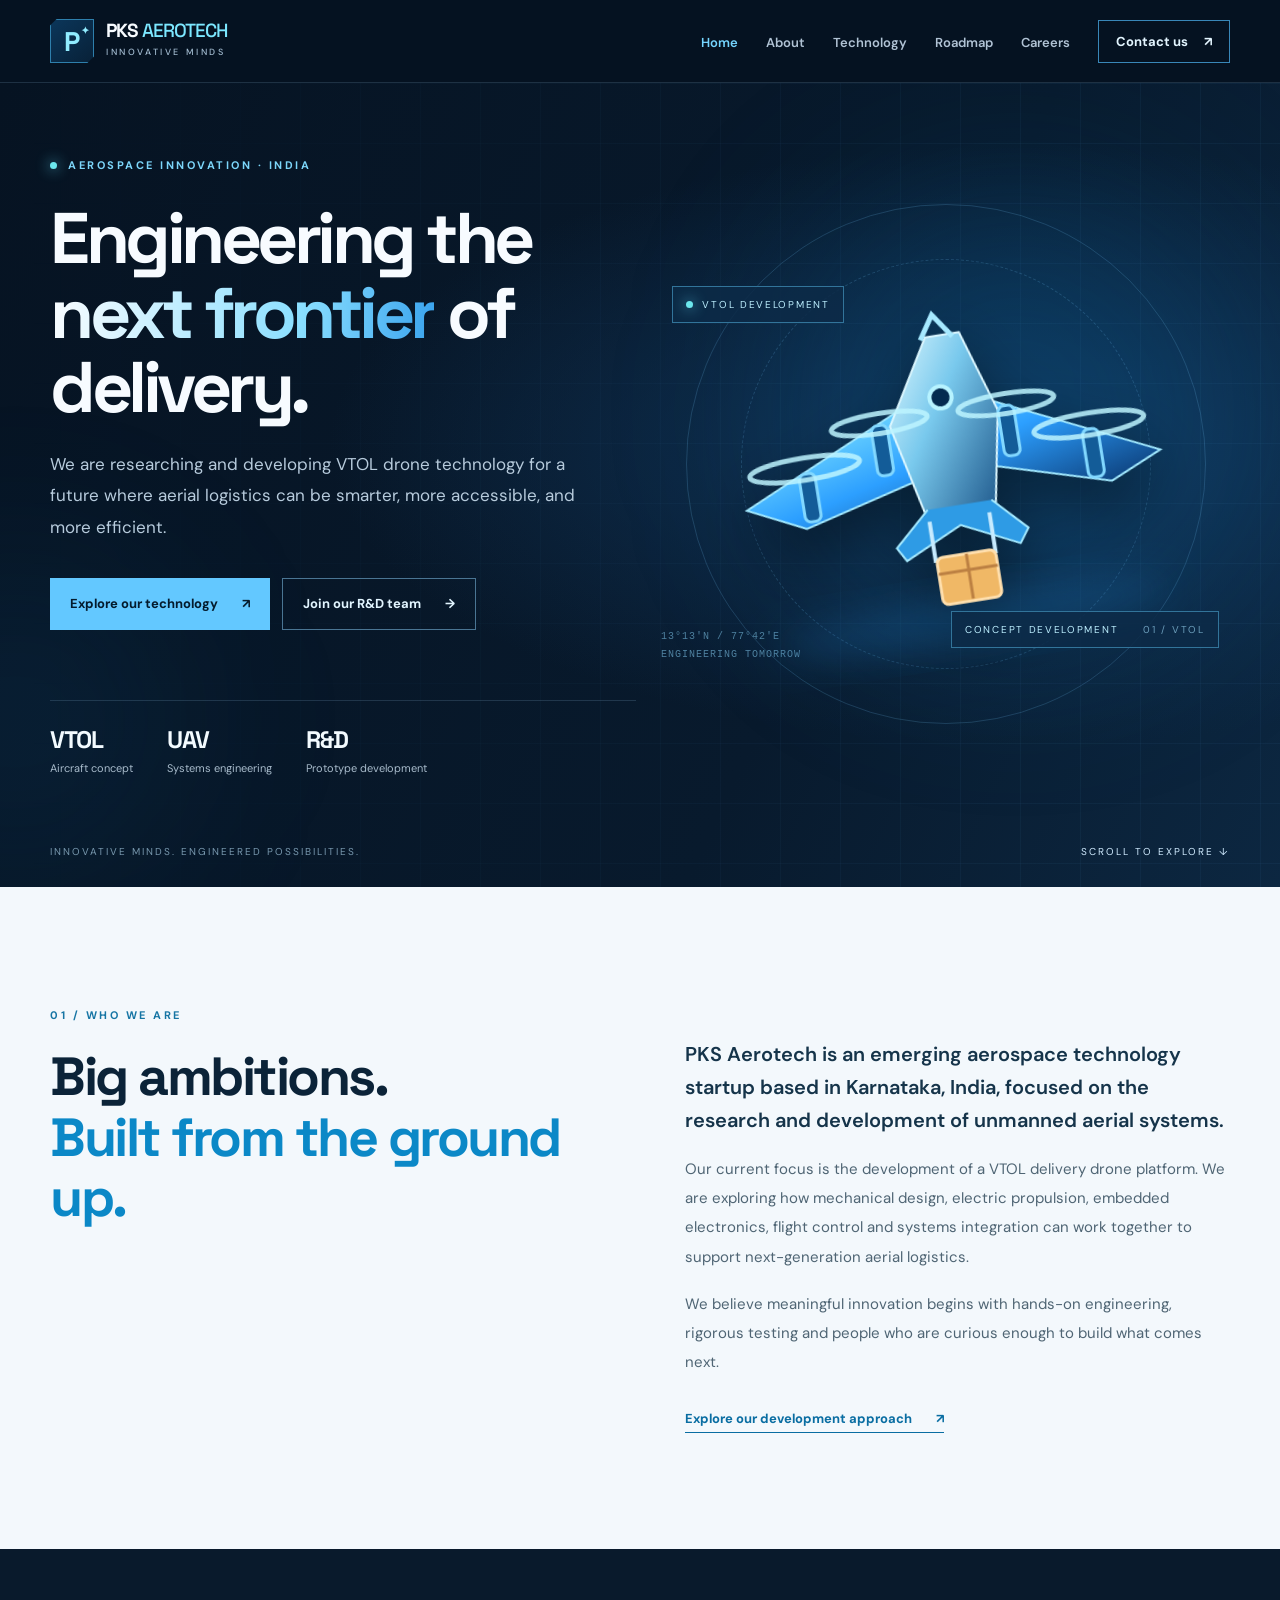
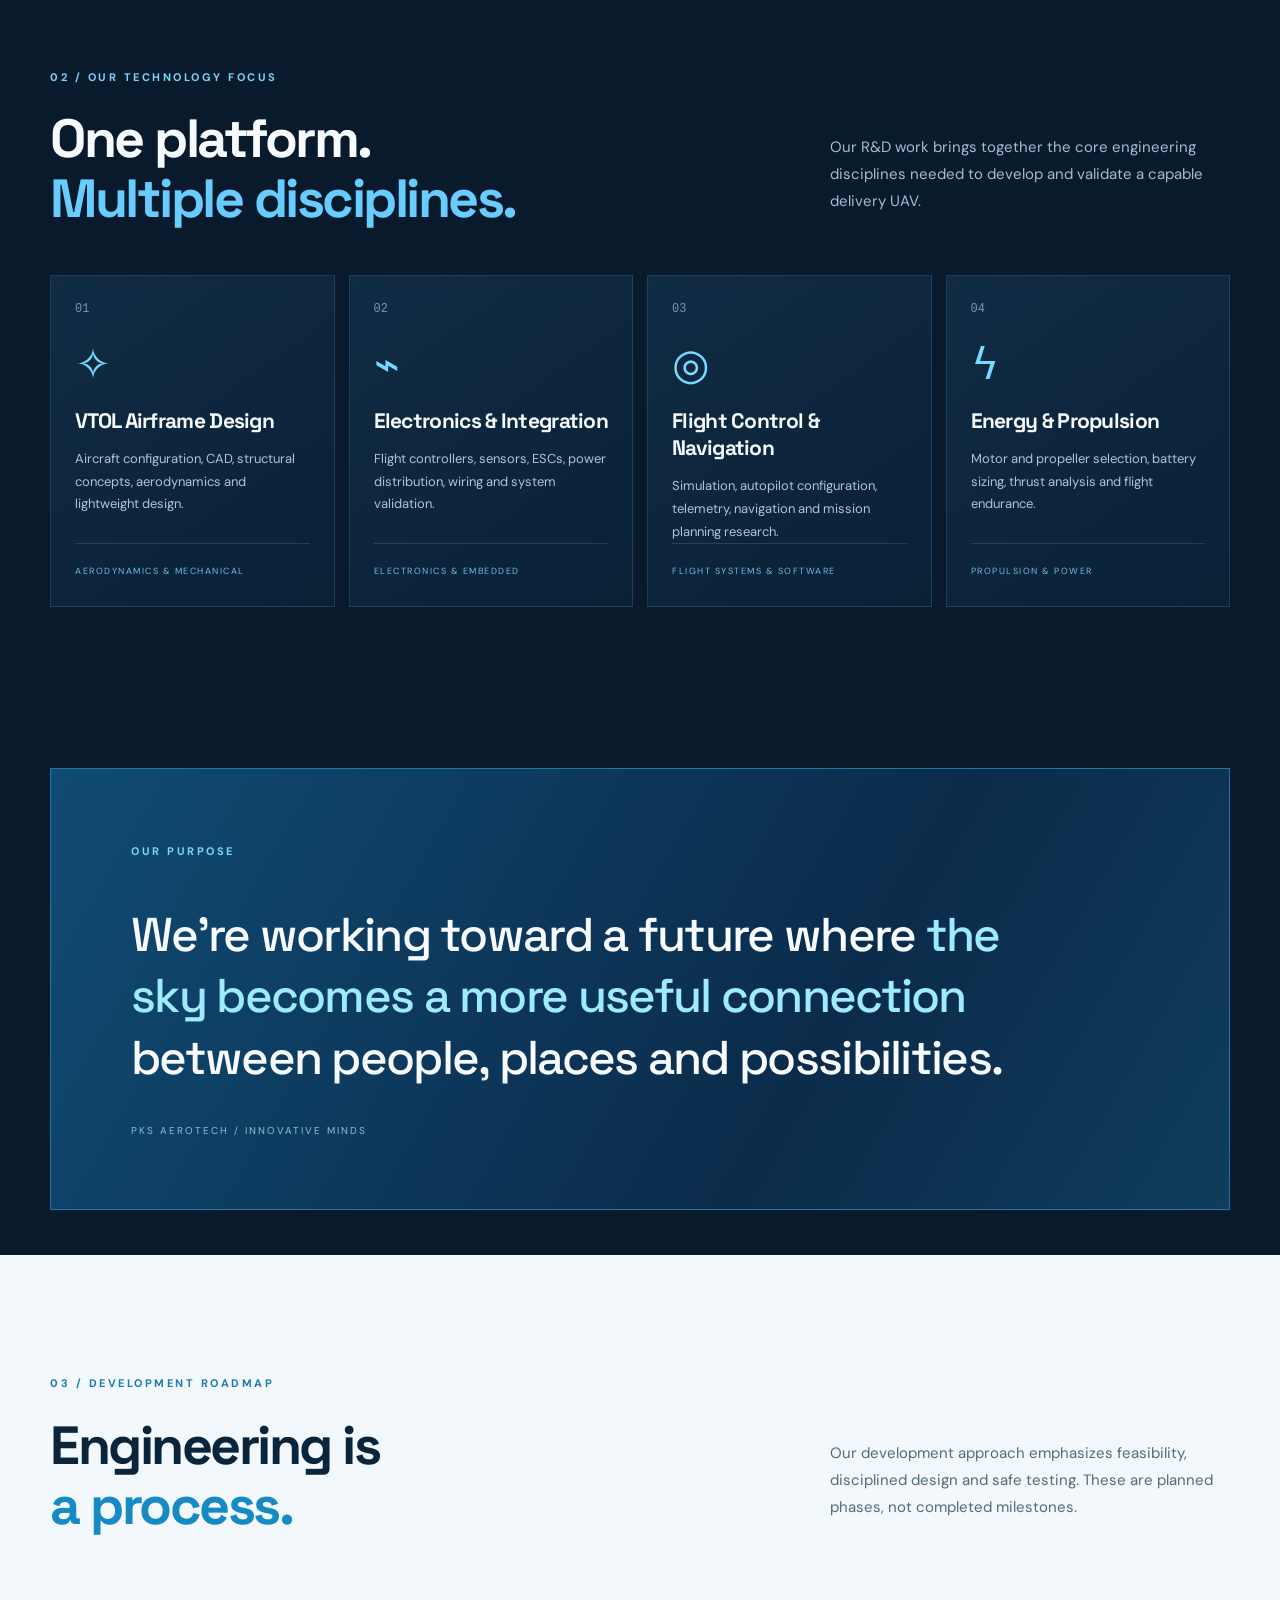
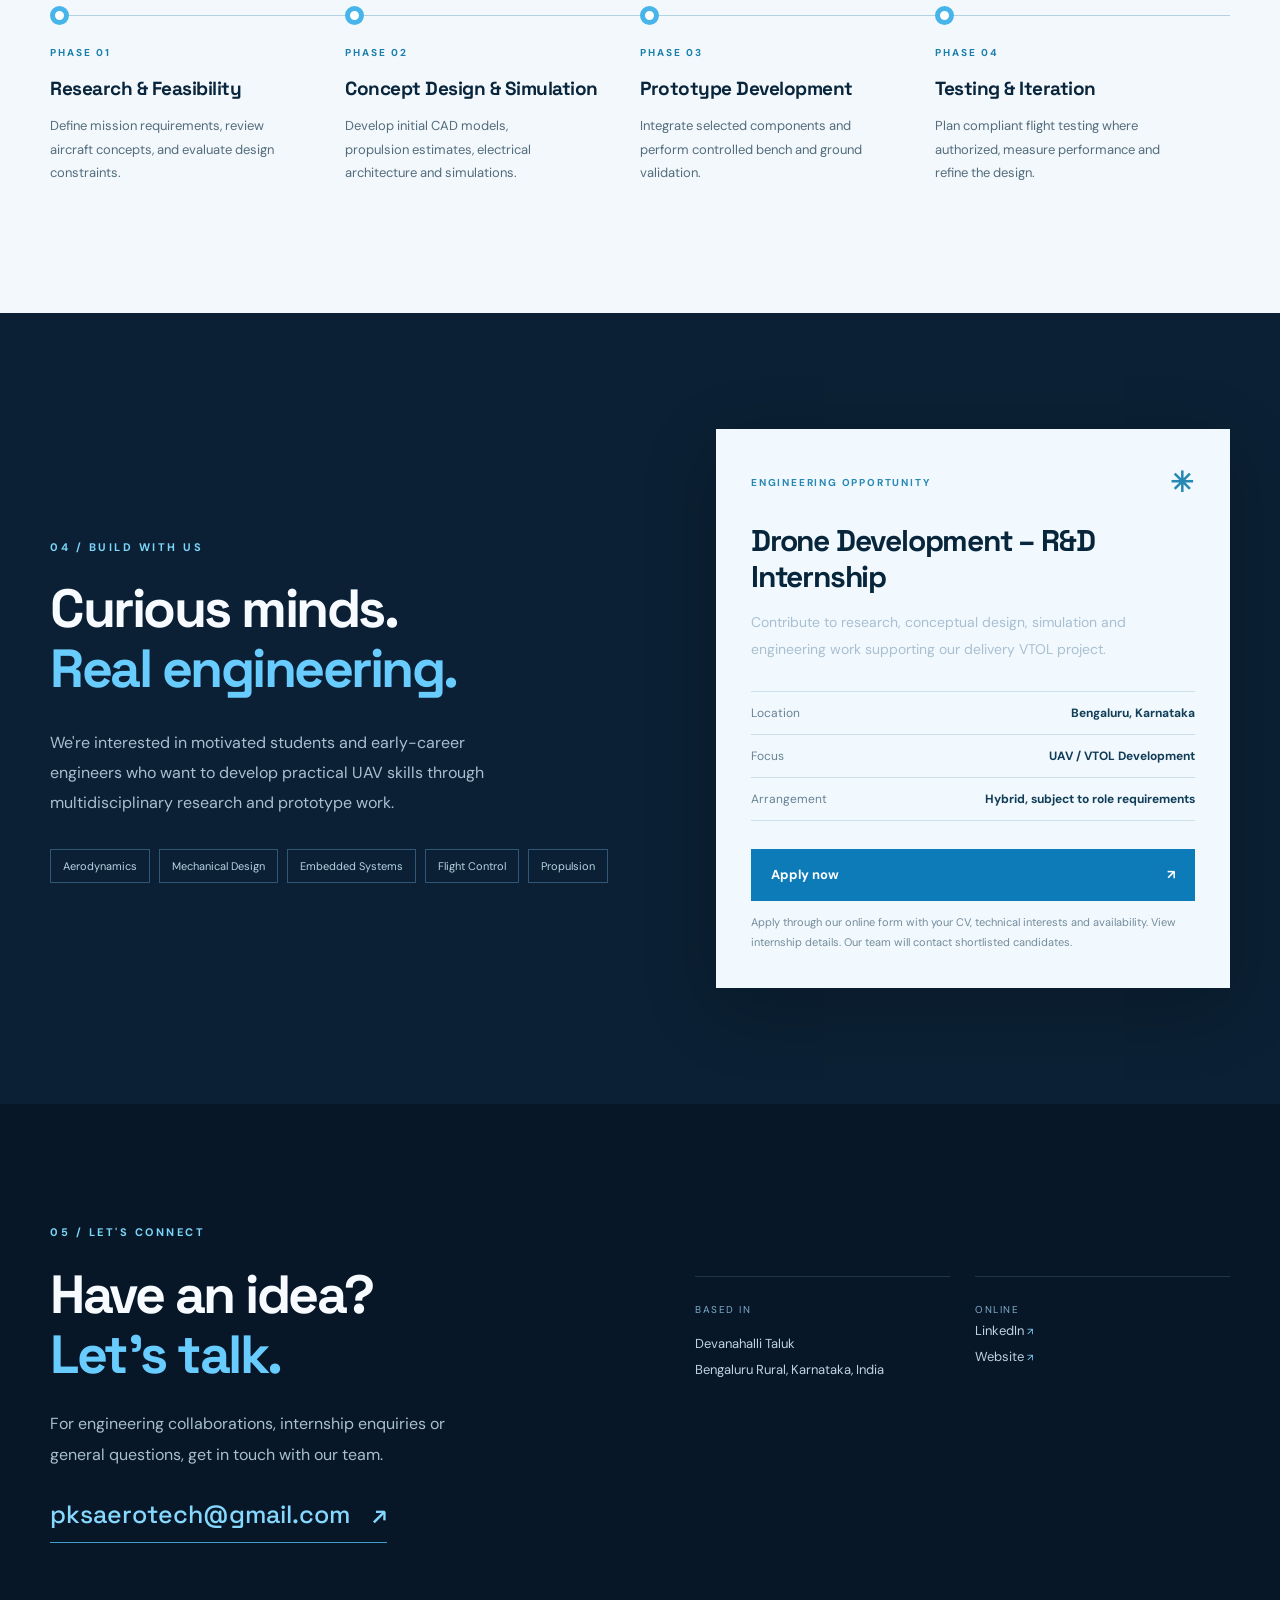
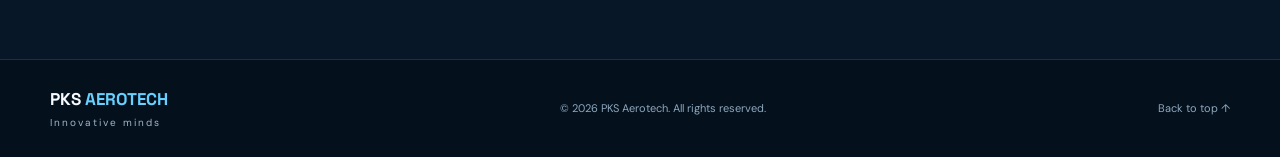
<file: index.html>
<!doctype html>
<html lang="en">
<head>
  <meta charset="utf-8">
  <meta name="viewport" content="width=device-width, initial-scale=1">
  <meta name="theme-color" content="#071426">
  <meta name="description" content="PKS Aerotech is an emerging India-based aerospace startup researching VTOL delivery drones, UAV systems, autonomous flight and aerial logistics technology.">
  <meta name="keywords" content="PKS Aerotech, delivery drones, VTOL, UAV R&D, drone logistics, aerospace engineering, drone internship, Bengaluru">
  <meta name="author" content="PKS Aerotech">
  <meta property="og:type" content="website">
  <meta property="og:title" content="PKS Aerotech | Innovative minds">
  <meta property="og:description" content="Engineering the next generation of VTOL delivery drones. Explore our research, technology focus and engineering opportunities.">
  <meta property="og:image" content="https://pksaerotech.github.io/PKS-Aerotech/images/logo.png">
  <meta property="og:url" content="https://pksaerotech.github.io/PKS-Aerotech/">
  <title>PKS Aerotech | Delivery Drone R&D — Innovative minds</title>
  <link rel="icon" type="image/png" href="images/favicon.png">
  <link rel="preconnect" href="https://fonts.googleapis.com">
  <link rel="preconnect" href="https://fonts.gstatic.com" crossorigin>
  <link href="https://fonts.googleapis.com/css2?family=DM+Sans:wght@400;500;600;700&family=Space+Grotesk:wght@400;500;600;700&display=swap" rel="stylesheet">
  <link rel="stylesheet" href="./style.css?v=20261101">
  <script src="script.js" defer></script>
</head>
<body>
  <a class="skip-link" href="#main">Skip to content</a>
  <header class="site-header" id="top">
    <nav class="nav container" aria-label="Main navigation">
      <a class="brand" href="#home" aria-label="PKS Aerotech home">
        <span class="brand-emblem" aria-hidden="true">P<span>✦</span></span>
        <span class="brand-text">PKS <strong>AEROTECH</strong><small>INNOVATIVE MINDS</small></span>
      </a>
      <button class="nav-toggle" type="button" aria-expanded="false" aria-controls="nav-links" aria-label="Open navigation"><span></span><span></span><span></span></button>
      <ul class="nav-links" id="nav-links">
        <li><a href="#home" class="nav-link active">Home</a></li>
        <li><a href="#about" class="nav-link">About</a></li>
        <li><a href="#technology" class="nav-link">Technology</a></li>
        <li><a href="#roadmap" class="nav-link">Roadmap</a></li>
        <li><a href="careers.html" class="nav-link">Careers</a></li>
        <li><a href="#contact" class="nav-contact">Contact us <span aria-hidden="true">↗</span></a></li>
      </ul>
    </nav>
  </header>

  <main id="main">
    <section class="hero" id="home" aria-labelledby="hero-title">
      <div class="hero-grid" aria-hidden="true"></div>
      <div class="hero-glow glow-one" aria-hidden="true"></div>
      <div class="hero-glow glow-two" aria-hidden="true"></div>
      <div class="container hero-inner">
        <div class="hero-copy">
          <div class="eyebrow"><span class="signal-dot"></span> AEROSPACE INNOVATION · INDIA</div>
          <h1 id="hero-title">Engineering the <em>next frontier</em> of delivery.</h1>
          <p>We are researching and developing VTOL drone technology for a future where aerial logistics can be smarter, more accessible, and more efficient.</p>
          <div class="hero-actions">
            <a class="btn btn-primary" href="#technology">Explore our technology <span aria-hidden="true">↗</span></a>
            <a class="btn btn-outline" href="careers.html">Join our R&D team <span aria-hidden="true">→</span></a>
          </div>
          <div class="hero-stats" aria-label="Technology focus">
            <div><strong>VTOL</strong><span>Aircraft concept</span></div>
            <div><strong>UAV</strong><span>Systems engineering</span></div>
            <div><strong>R&D</strong><span>Prototype development</span></div>
          </div>
        </div>
        <div class="hero-visual" aria-label="Illustration of a conceptual cargo delivery drone">
          <div class="orbit orbit-outer"></div><div class="orbit orbit-inner"></div>
          <div class="visual-caption top-tag"><span class="small-dot"></span> VTOL DEVELOPMENT</div>
          <svg class="drone-illustration" viewBox="0 0 620 420" role="img" aria-labelledby="drone-title">
            <title id="drone-title">Conceptual fixed-wing vertical takeoff and landing cargo drone</title>
            <defs>
              <linearGradient id="wing" x1="0" y1="0" x2="1" y2="1"><stop stop-color="#8beeff"/><stop offset=".5" stop-color="#2c9fff"/><stop offset="1" stop-color="#0b3972"/></linearGradient>
              <linearGradient id="hull" x1="0" y1="0" x2="1" y2="1"><stop stop-color="#e6fbff"/><stop offset=".43" stop-color="#79c9ed"/><stop offset="1" stop-color="#195185"/></linearGradient>
              <filter id="shadow" x="-50%" y="-50%" width="200%" height="200%"><feGaussianBlur stdDeviation="18"/></filter>
            </defs>
            <ellipse cx="315" cy="365" rx="195" ry="23" fill="#1f87dc" opacity=".22" filter="url(#shadow)"/>
            <g transform="translate(0,-20)">
              <path d="M108 245 L273 170 L358 172 L522 249 L470 272 L325 230 L164 272 Z" fill="url(#wing)" stroke="#a2e9ff" stroke-width="2"/>
              <path d="M261 185 L309 103 L343 103 L369 185 L353 275 L282 275 Z" fill="url(#hull)" stroke="#dcf7ff" stroke-width="2"/>
              <path d="M304 105 L319 82 L336 106" stroke="#a6e9ff" stroke-width="5" fill="none"/>
              <path d="M285 272 L249 305 L257 319 L315 292 L371 319 L381 305 L349 272" fill="#2e9be5" stroke="#a4e9ff" stroke-width="2"/>
              <g fill="#135c98" stroke="#82d8ff" stroke-width="3"><rect x="164" y="218" width="16" height="48" rx="6"/><rect x="448" y="218" width="16" height="48" rx="6"/><rect x="242" y="182" width="16" height="50" rx="6"/><rect x="369" y="182" width="16" height="50" rx="6"/></g>
              <g fill="none" stroke="#bdf5ff" stroke-width="5" opacity=".85"><ellipse cx="171" cy="213" rx="55" ry="11"/><ellipse cx="456" cy="213" rx="55" ry="11"/><ellipse cx="251" cy="180" rx="48" ry="10"/><ellipse cx="378" cy="180" rx="48" ry="10"/></g>
              <path d="M285 284 L285 323 L345 323 L345 284" fill="none" stroke="#c7ebff" stroke-width="4"/>
              <rect x="286" y="321" width="59" height="47" rx="6" fill="#f0b866" stroke="#ffdfad" stroke-width="3"/>
              <path d="M316 321 L316 366 M286 337 L345 337" stroke="#bc8042" stroke-width="3"/>
              <circle cx="315" cy="164" r="11" fill="#042b50" stroke="#b7f3ff" stroke-width="4"/>
            </g>
          </svg>
          <div class="visual-caption bottom-tag">CONCEPT DEVELOPMENT <span>01 / VTOL</span></div>
          <div class="visual-coord" aria-hidden="true">13°13′N / 77°42′E<br>ENGINEERING TOMORROW</div>
        </div>
      </div>
      <div class="hero-bottom container"><span>INNOVATIVE MINDS. ENGINEERED POSSIBILITIES.</span><a href="#about">SCROLL TO EXPLORE <span aria-hidden="true">↓</span></a></div>
    </section>

    <section class="section about" id="about">
      <div class="container split-layout">
        <div><span class="section-label">01 / WHO WE ARE</span><h2>Big ambitions.<br><span class="accent">Built from the ground up.</span></h2></div>
        <div class="about-copy"><p class="lead">PKS Aerotech is an emerging aerospace technology startup based in Karnataka, India, focused on the research and development of unmanned aerial systems.</p><p>Our current focus is the development of a VTOL delivery drone platform. We are exploring how mechanical design, electric propulsion, embedded electronics, flight control and systems integration can work together to support next-generation aerial logistics.</p><p>We believe meaningful innovation begins with hands-on engineering, rigorous testing and people who are curious enough to build what comes next.</p><a class="text-link" href="#roadmap">Explore our development approach <span aria-hidden="true">↗</span></a></div>
      </div>
    </section>

    <section class="section technology" id="technology">
      <div class="container"><span class="section-label">02 / OUR TECHNOLOGY FOCUS</span><div class="section-heading"><h2>One platform.<br><span class="accent">Multiple disciplines.</span></h2><p>Our R&D work brings together the core engineering disciplines needed to develop and validate a capable delivery UAV.</p></div>
        <div class="tech-grid">
          <article class="tech-card"><span class="card-num">01</span><div class="card-icon" aria-hidden="true">✧</div><h3>VTOL Airframe Design</h3><p>Aircraft configuration, CAD, structural concepts, aerodynamics and lightweight design.</p><span class="card-footer">AERODYNAMICS & MECHANICAL</span></article>
          <article class="tech-card"><span class="card-num">02</span><div class="card-icon" aria-hidden="true">⌁</div><h3>Electronics & Integration</h3><p>Flight controllers, sensors, ESCs, power distribution, wiring and system validation.</p><span class="card-footer">ELECTRONICS & EMBEDDED</span></article>
          <article class="tech-card"><span class="card-num">03</span><div class="card-icon" aria-hidden="true">◎</div><h3>Flight Control & Navigation</h3><p>Simulation, autopilot configuration, telemetry, navigation and mission planning research.</p><span class="card-footer">FLIGHT SYSTEMS & SOFTWARE</span></article>
          <article class="tech-card"><span class="card-num">04</span><div class="card-icon" aria-hidden="true">ϟ</div><h3>Energy & Propulsion</h3><p>Motor and propeller selection, battery sizing, thrust analysis and flight endurance.</p><span class="card-footer">PROPULSION & POWER</span></article>
        </div>
      </div>
    </section>

    <section class="section mission-section"><div class="container mission-panel"><span class="section-label">OUR PURPOSE</span><p>We're working toward a future where <em>the sky becomes a more useful connection</em> between people, places and possibilities.</p><span class="mission-signature">PKS AEROTECH / INNOVATIVE MINDS</span></div></section>

    <section class="section roadmap" id="roadmap"><div class="container"><span class="section-label">03 / DEVELOPMENT ROADMAP</span><div class="section-heading"><h2>Engineering is<br><span class="accent">a process.</span></h2><p>Our development approach emphasizes feasibility, disciplined design and safe testing. These are planned phases, not completed milestones.</p></div><div class="timeline"><article><span class="timeline-dot"></span><span class="timeline-step">PHASE 01</span><h3>Research & Feasibility</h3><p>Define mission requirements, review aircraft concepts, and evaluate design constraints.</p></article><article><span class="timeline-dot"></span><span class="timeline-step">PHASE 02</span><h3>Concept Design & Simulation</h3><p>Develop initial CAD models, propulsion estimates, electrical architecture and simulations.</p></article><article><span class="timeline-dot"></span><span class="timeline-step">PHASE 03</span><h3>Prototype Development</h3><p>Integrate selected components and perform controlled bench and ground validation.</p></article><article><span class="timeline-dot"></span><span class="timeline-step">PHASE 04</span><h3>Testing & Iteration</h3><p>Plan compliant flight testing where authorized, measure performance and refine the design.</p></article></div></div></section>

    <section class="section careers" id="careers"><div class="container careers-layout"><div><span class="section-label">04 / BUILD WITH US</span><h2>Curious minds.<br><span class="accent">Real engineering.</span></h2><p>We're interested in motivated students and early-career engineers who want to develop practical UAV skills through multidisciplinary research and prototype work.</p><div class="career-tags"><span>Aerodynamics</span><span>Mechanical Design</span><span>Embedded Systems</span><span>Flight Control</span><span>Propulsion</span></div></div><div class="career-card"><div class="career-card-top"><span>ENGINEERING OPPORTUNITY</span><span class="career-spark" aria-hidden="true">✳</span></div><h3>Drone Development – R&D Internship</h3><p>Contribute to research, conceptual design, simulation and engineering work supporting our delivery VTOL project.</p><dl><div><dt>Location</dt><dd>Bengaluru, Karnataka</dd></div><div><dt>Focus</dt><dd>UAV / VTOL Development</dd></div><div><dt>Arrangement</dt><dd>Hybrid, subject to role requirements</dd></div></dl><a class="btn btn-primary full-width" href="apply.html">Apply now <span aria-hidden="true">↗</span></a><p class="career-note">Apply through our online form with your CV, technical interests and availability. <a href="careers.html">View internship details</a>. Our team will contact shortlisted candidates.</p></div></div></section>

    <section class="section contact" id="contact"><div class="container contact-layout"><div><span class="section-label">05 / LET'S CONNECT</span><h2>Have an idea?<br><span class="accent">Let's talk.</span></h2><p>For engineering collaborations, internship enquiries or general questions, get in touch with our team.</p><a class="contact-email" href="mailto:pksaerotech@gmail.com">pksaerotech@gmail.com <span aria-hidden="true">↗</span></a></div><div class="contact-details"><div><span>BASED IN</span><p>Devanahalli Taluk<br>Bengaluru Rural, Karnataka, India</p></div><div><span>ONLINE</span><a href="https://www.linkedin.com/in/pks-aerotech-0518b4420/" target="_blank" rel="noopener noreferrer">LinkedIn <span aria-hidden="true">↗</span></a><a href="https://pksaerotech.github.io/PKS-Aerotech/" target="_blank" rel="noopener noreferrer">Website <span aria-hidden="true">↗</span></a></div></div></div></section>
  </main>
  <footer class="footer"><div class="container footer-content"><div class="footer-brand">PKS <span>AEROTECH</span><small>Innovative minds</small></div><p>© <span id="year">2026</span> PKS Aerotech. All rights reserved.</p><a href="#top">Back to top ↑</a></div></footer>
</body>
</html>
</file>
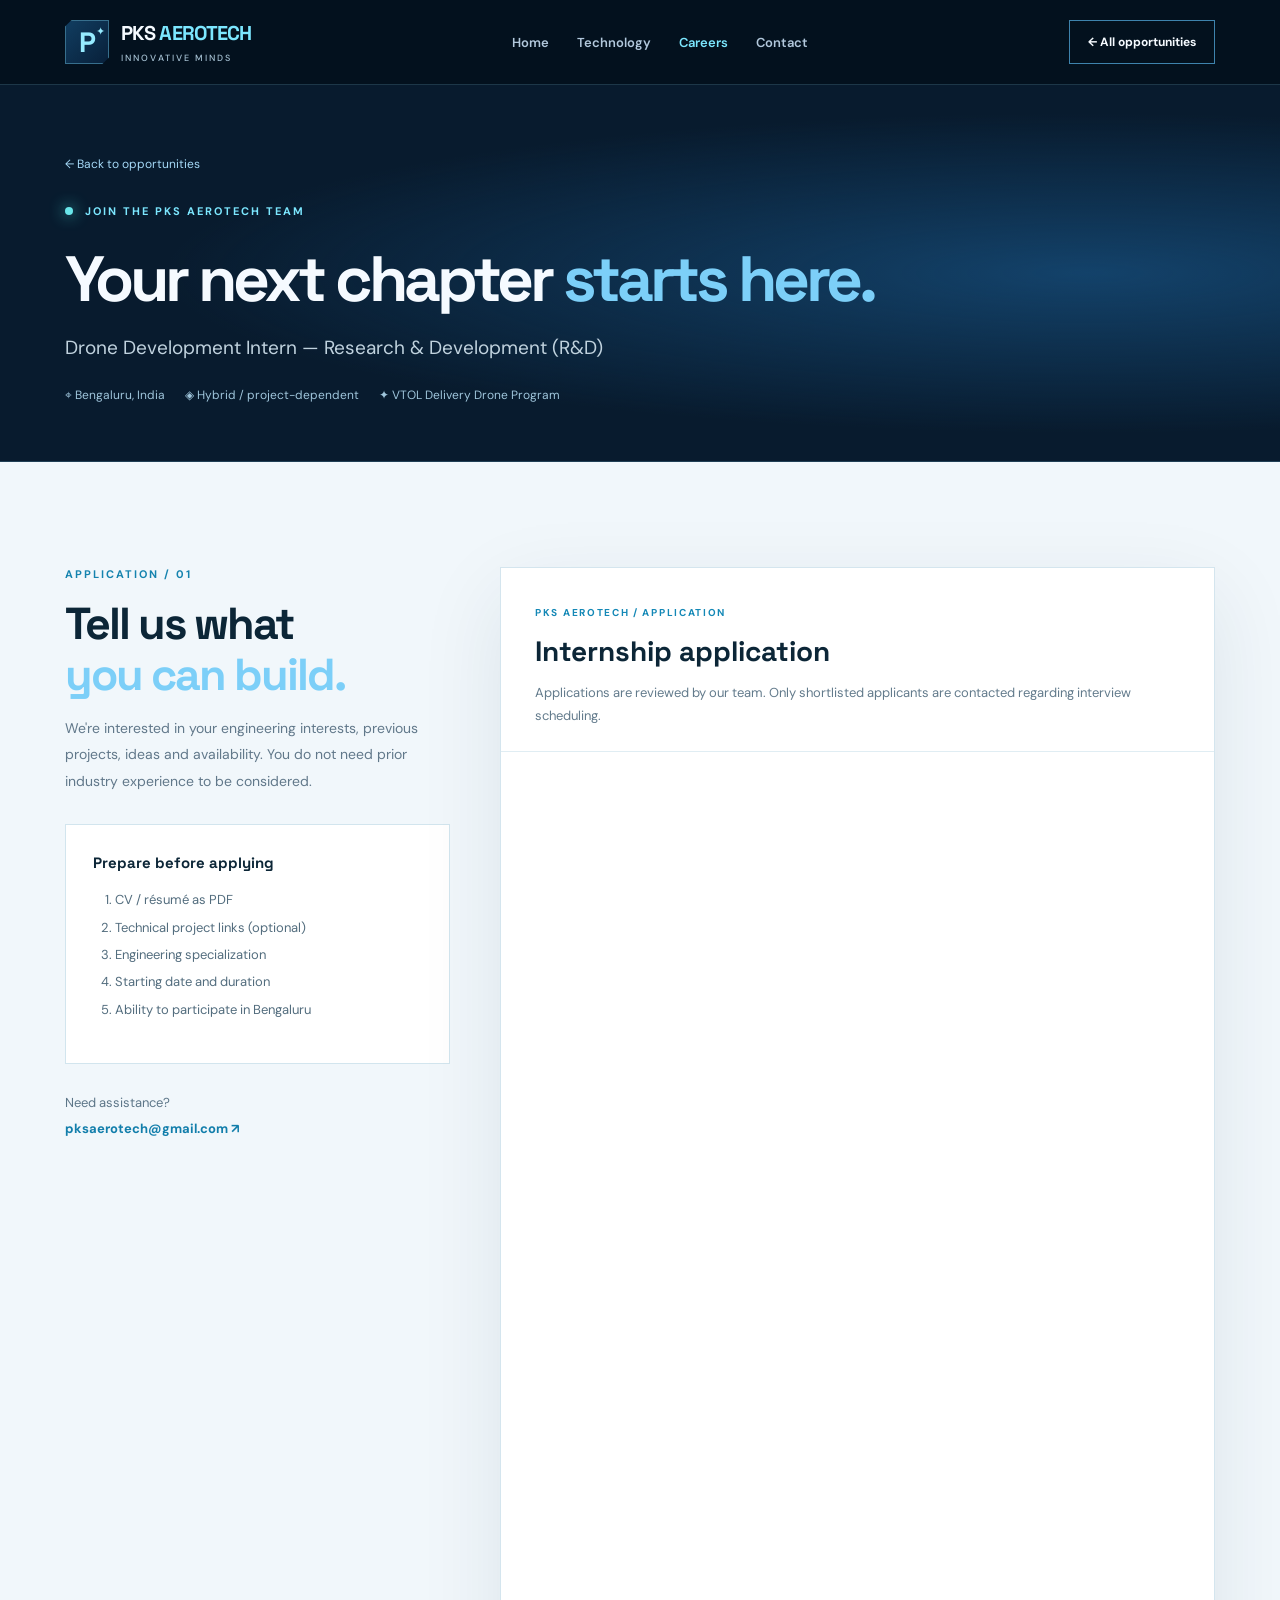
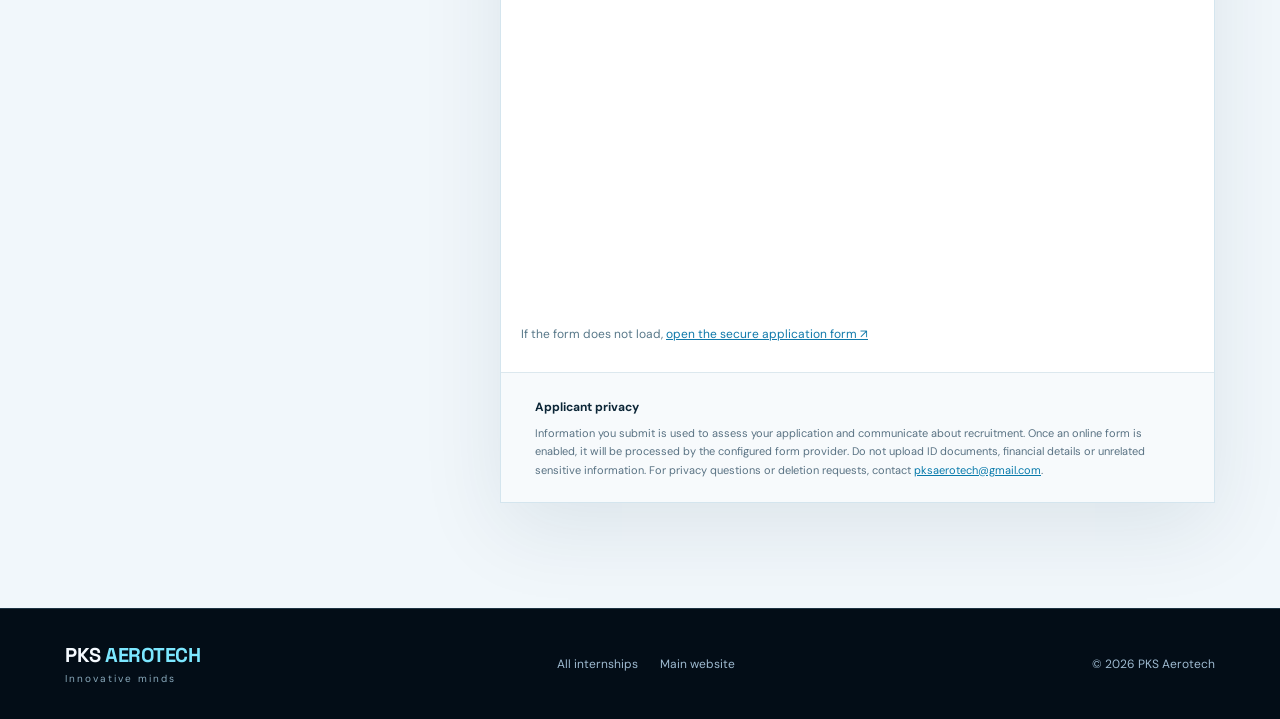
<file: apply.html>
<!DOCTYPE html>
<html lang="en">
<head>
  <meta charset="utf-8"><meta name="viewport" content="width=device-width,initial-scale=1"><meta name="theme-color" content="#061322">
  <meta name="description" content="Apply to PKS Aerotech's UAV and VTOL Delivery Drone Research & Development Internship Program.">
  <title>Apply — Drone Development Internship | PKS Aerotech</title>
  <link rel="icon" type="image/png" href="images/logo.png">
  <link rel="preconnect" href="https://fonts.googleapis.com"><link rel="preconnect" href="https://fonts.gstatic.com" crossorigin>
  <link href="https://fonts.googleapis.com/css2?family=DM+Sans:wght@400;500;600;700&family=Space+Grotesk:wght@400;500;600;700&display=swap" rel="stylesheet">
  <link rel="stylesheet" href="careers.css?v=20261101">
</head>
<body>
  <a class="skip" href="#main">Skip to main content</a>
  <header class="site-top"><div class="wrap top-inner"><a class="wordmark" href="index.html" aria-label="PKS Aerotech home"><span class="brand-icon">P<span>✦</span></span><span>PKS <em>AEROTECH</em><small>INNOVATIVE MINDS</small></span></a><nav class="desktop-nav" aria-label="Main navigation"><a href="index.html">Home</a><a href="index.html#technology">Technology</a><a href="careers.html" class="is-current">Careers</a><a href="index.html#contact">Contact</a></nav><a href="careers.html" class="top-cta">← All opportunities</a><details class="mobile-nav"><summary aria-label="Open navigation">☰</summary><nav aria-label="Mobile navigation"><a href="index.html">Home</a><a href="careers.html">Careers</a><a href="index.html#contact">Contact</a></nav></details></div></header>
  <main id="main"><section class="apply-hero"><div class="wrap"><a class="back-link" href="careers.html">← Back to opportunities</a><div class="eyebrow"><span class="glow-dot"></span> JOIN THE PKS AEROTECH TEAM</div><h1>Your next chapter <span>starts here.</span></h1><p>Drone Development Intern — Research &amp; Development (R&amp;D)</p><div class="apply-meta"><span>⌖ Bengaluru, India</span><span>◈ Hybrid / project-dependent</span><span>✦ VTOL Delivery Drone Program</span></div></div></section>
  <section class="section application-section"><div class="wrap apply-grid"><aside class="apply-sidebar"><div class="eyebrow">APPLICATION / 01</div><h2>Tell us what<br><span>you can build.</span></h2><p>We're interested in your engineering interests, previous projects, ideas and availability. You do not need prior industry experience to be considered.</p><div class="sidebar-box"><b>Prepare before applying</b><ol><li>CV / résumé as PDF</li><li>Technical project links (optional)</li><li>Engineering specialization</li><li>Starting date and duration</li><li>Ability to participate in Bengaluru</li></ol></div><div class="sidebar-contact">Need assistance?<br><a href="mailto:pksaerotech@gmail.com">pksaerotech@gmail.com ↗</a></div></aside>
  <div class="application-panel"><div class="panel-heading"><span>PKS AEROTECH / APPLICATION</span><h2>Internship application</h2><p>Applications are reviewed by our team. Only shortlisted applicants are contacted regarding interview scheduling.</p></div>
    <div id="form-active" hidden><iframe id="tallyFrame" title="PKS Aerotech internship application form" loading="lazy" referrerpolicy="strict-origin-when-cross-origin" style="width:100%;height:350px;border:0;display:block;background:#fff"></iframe><p class="fallback-link">If the form does not load, <a id="openTallyForm" target="_blank" rel="noopener noreferrer" href="#">open the secure application form ↗</a></p></div>
    <div id="form-inactive" class="inactive-form"><div class="pending-icon" aria-hidden="true">✦</div><h3>Apply to our R&amp;D internship</h3><p>We're currently accepting applications by email while the integrated application form is being configured. Please include your CV, preferred specialization, relevant projects and availability.</p><a class="btn primary" href="mailto:pksaerotech@gmail.com?subject=Drone%20Development%20Internship%20Application&body=Preferred%20specialization%3A%0AAvailability%20and%20start%20date%3A%0ARelevant%20projects%3A%0A">Apply via email <span>↗</span></a><p class="tiny-help">Remember to attach your CV in your email client before sending.</p></div>
    <div class="notice"><strong>Applicant privacy</strong><p>Information you submit is used to assess your application and communicate about recruitment. Once an online form is enabled, it will be processed by the configured form provider. Do not upload ID documents, financial details or unrelated sensitive information. For privacy questions or deletion requests, contact <a href="mailto:pksaerotech@gmail.com">pksaerotech@gmail.com</a>.</p></div>
  </div></div></section></main>
  <footer class="footer"><div class="wrap footer-inner"><div><strong>PKS <span>AEROTECH</span></strong><small>Innovative minds</small></div><div class="footer-links"><a href="careers.html">All internships</a><a href="index.html">Main website</a></div><p>© <span id="year"></span> PKS Aerotech</p></div></footer>
  <script src="application-config.js"></script><script src="portal.js" defer></script>
</body></html>
</file>
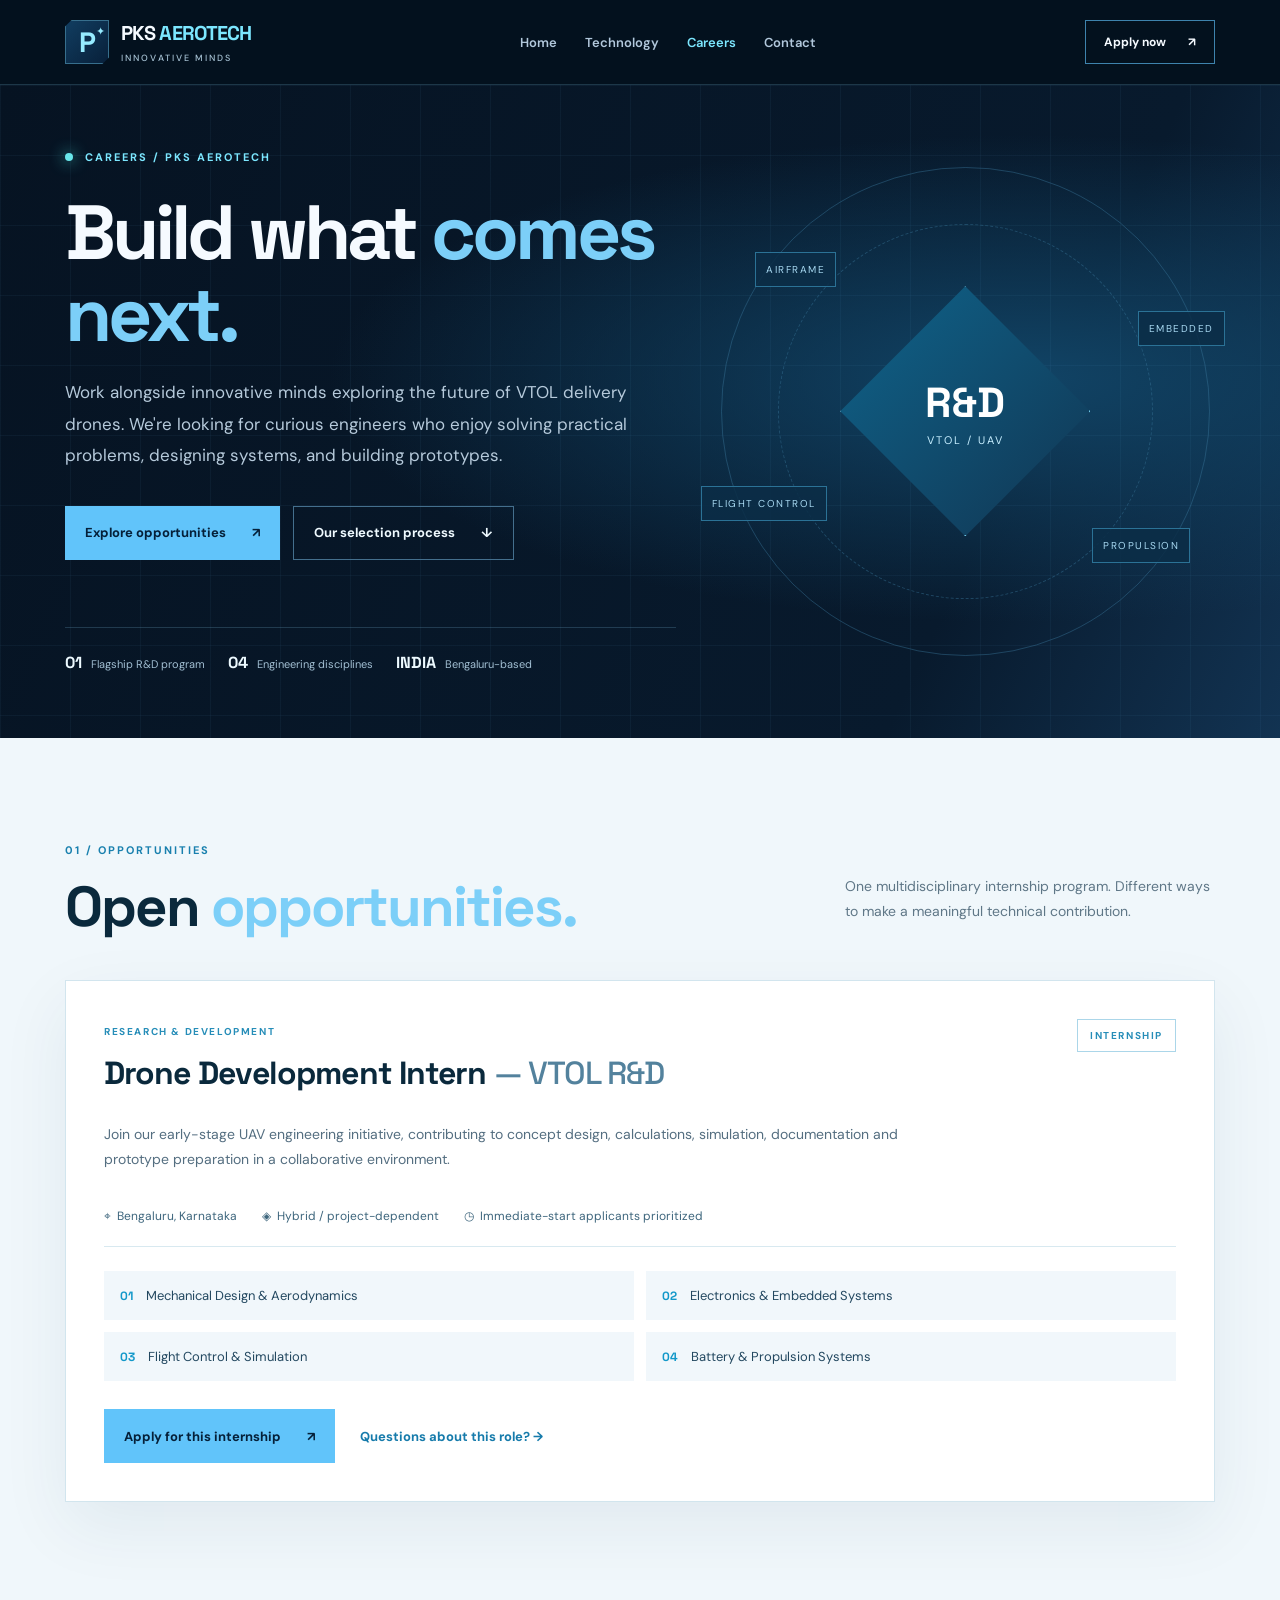
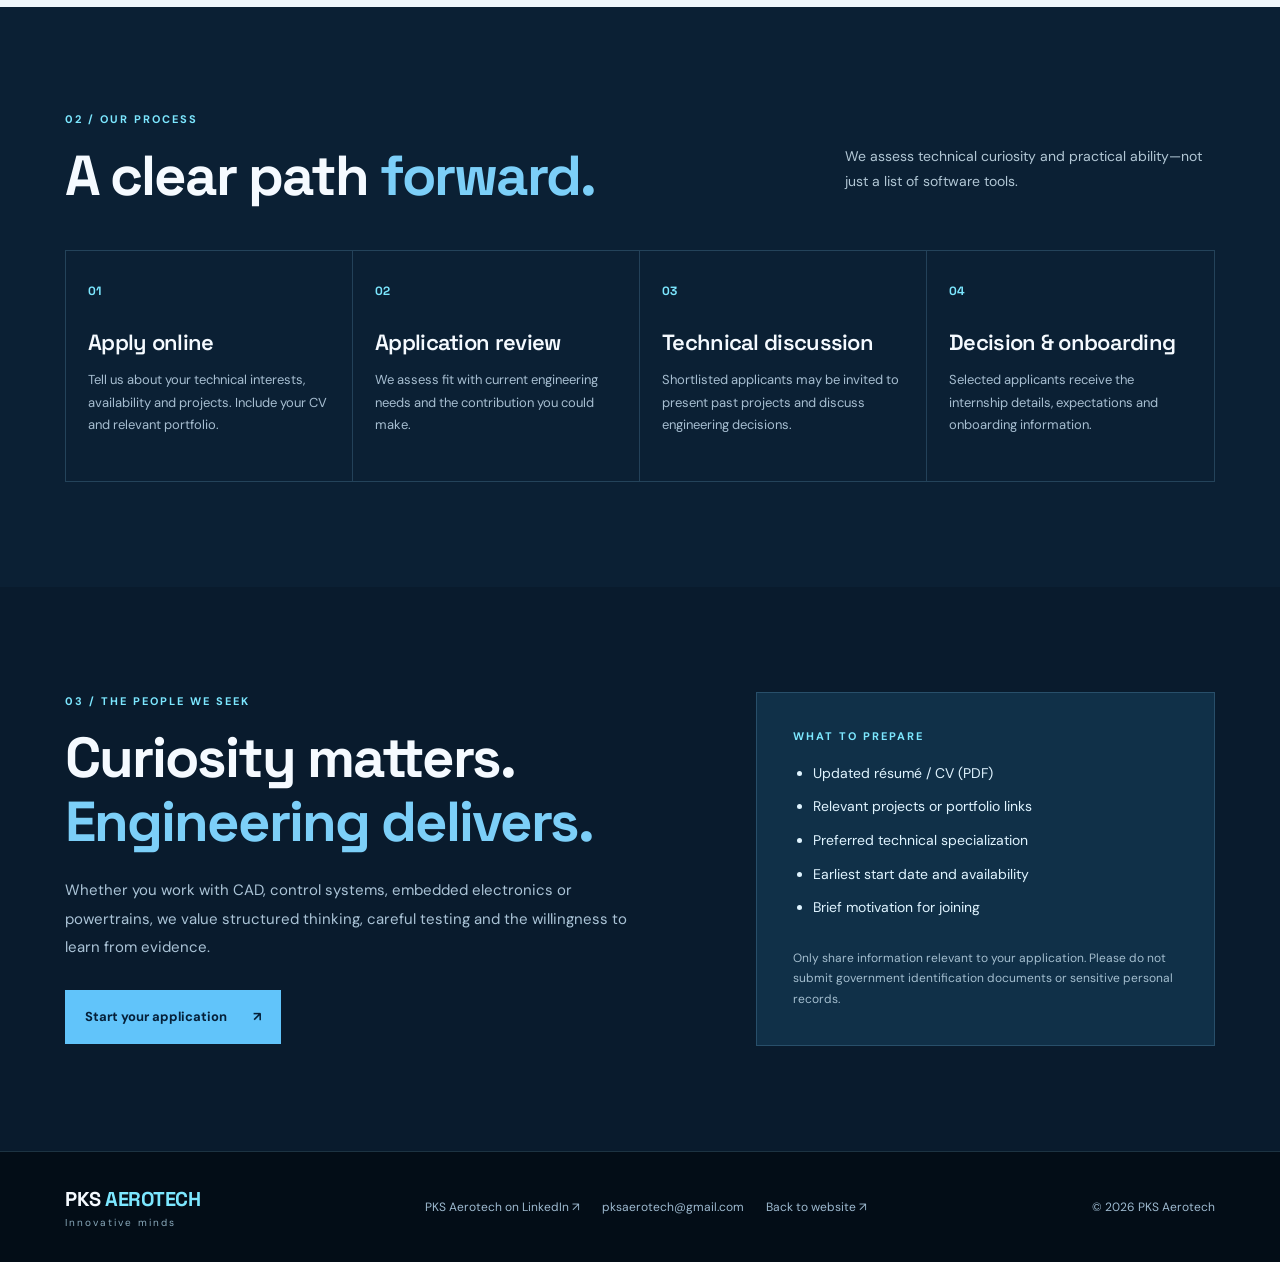
<file: careers.html>
<!DOCTYPE html>
<html lang="en">
<head>
  <meta charset="utf-8">
  <meta name="viewport" content="width=device-width,initial-scale=1">
  <meta name="theme-color" content="#061322">
  <meta name="description" content="Explore UAV and VTOL delivery drone research and development internship opportunities at PKS Aerotech, Bengaluru, India.">
  <title>Careers & Internships | PKS Aerotech — Innovative minds</title>
  <link rel="icon" type="image/png" href="images/logo.png">
  <link rel="preconnect" href="https://fonts.googleapis.com">
  <link rel="preconnect" href="https://fonts.gstatic.com" crossorigin>
  <link href="https://fonts.googleapis.com/css2?family=DM+Sans:wght@400;500;600;700&family=Space+Grotesk:wght@400;500;600;700&display=swap" rel="stylesheet">
  <link rel="stylesheet" href="careers.css?v=20261101">
</head>
<body>
  <a class="skip" href="#main">Skip to main content</a>
  <header class="site-top">
    <div class="wrap top-inner">
      <a class="wordmark" href="index.html#home" aria-label="PKS Aerotech home"><span class="brand-icon">P<span>✦</span></span><span>PKS <em>AEROTECH</em><small>INNOVATIVE MINDS</small></span></a>
      <nav class="desktop-nav" aria-label="Main navigation"><a href="index.html#home">Home</a><a href="index.html#technology">Technology</a><a class="is-current" href="careers.html" aria-current="page">Careers</a><a href="index.html#contact">Contact</a></nav>
      <a class="top-cta" href="apply.html">Apply now <span aria-hidden="true">↗</span></a>
      <details class="mobile-nav"><summary aria-label="Open navigation">☰</summary><nav aria-label="Mobile navigation"><a href="index.html#home">Home</a><a href="index.html#technology">Technology</a><a href="careers.html">Careers</a><a href="index.html#contact">Contact</a><a href="apply.html">Apply now ↗</a></nav></details>
    </div>
  </header>
  <main id="main">
    <section class="hero">
      <div class="hero-lines" aria-hidden="true"></div>
      <div class="wrap hero-inner">
        <div class="hero-main">
          <div class="eyebrow"><span class="glow-dot"></span> CAREERS / PKS AEROTECH</div>
          <h1>Build what <span>comes next.</span></h1>
          <p class="hero-desc">Work alongside innovative minds exploring the future of VTOL delivery drones. We're looking for curious engineers who enjoy solving practical problems, designing systems, and building prototypes.</p>
          <div class="hero-actions"><a class="btn primary" href="#positions">Explore opportunities <span>↗</span></a><a class="btn secondary" href="#process">Our selection process <span>↓</span></a></div>
          <div class="hero-meta"><span><b>01</b> Flagship R&amp;D program</span><span><b>04</b> Engineering disciplines</span><span><b>INDIA</b> Bengaluru-based</span></div>
        </div>
        <div class="hero-graphic" aria-hidden="true"><div class="orbit ring-one"></div><div class="orbit ring-two"></div><div class="diagram-center">R&amp;D<span>VTOL / UAV</span></div><span class="diagram-note a">AIRFRAME</span><span class="diagram-note b">EMBEDDED</span><span class="diagram-note c">PROPULSION</span><span class="diagram-note d">FLIGHT CONTROL</span></div>
      </div>
    </section>
    <section id="positions" class="section positions">
      <div class="wrap">
        <div class="section-header"><div><div class="eyebrow">01 / OPPORTUNITIES</div><h2>Open <span>opportunities.</span></h2></div><p>One multidisciplinary internship program. Different ways to make a meaningful technical contribution.</p></div>
        <article class="job-card"><div class="job-head"><div><span class="job-category">RESEARCH &amp; DEVELOPMENT</span><h3>Drone Development Intern <span>— VTOL R&amp;D</span></h3></div><span class="job-type">INTERNSHIP</span></div>
          <p>Join our early-stage UAV engineering initiative, contributing to concept design, calculations, simulation, documentation and prototype preparation in a collaborative environment.</p>
          <div class="job-facts"><span>⌖ &nbsp;Bengaluru, Karnataka</span><span>◈ &nbsp;Hybrid / project-dependent</span><span>◷ &nbsp;Immediate-start applicants prioritized</span></div>
          <div class="tracks"><div><strong>01</strong> Mechanical Design &amp; Aerodynamics</div><div><strong>02</strong> Electronics &amp; Embedded Systems</div><div><strong>03</strong> Flight Control &amp; Simulation</div><div><strong>04</strong> Battery &amp; Propulsion Systems</div></div>
          <div class="job-actions"><a href="apply.html" class="btn primary">Apply for this internship <span>↗</span></a><a href="mailto:pksaerotech@gmail.com?subject=PKS%20Aerotech%20Internship%20Enquiry" class="text-link">Questions about this role? →</a></div>
        </article>
      </div>
    </section>
    <section id="process" class="section process-section"><div class="wrap"><div class="section-header"><div><div class="eyebrow">02 / OUR PROCESS</div><h2>A clear path <span>forward.</span></h2></div><p>We assess technical curiosity and practical ability—not just a list of software tools.</p></div><div class="steps"><article><span>01</span><h3>Apply online</h3><p>Tell us about your technical interests, availability and projects. Include your CV and relevant portfolio.</p></article><article><span>02</span><h3>Application review</h3><p>We assess fit with current engineering needs and the contribution you could make.</p></article><article><span>03</span><h3>Technical discussion</h3><p>Shortlisted applicants may be invited to present past projects and discuss engineering decisions.</p></article><article><span>04</span><h3>Decision &amp; onboarding</h3><p>Selected applicants receive the internship details, expectations and onboarding information.</p></article></div></div></section>
    <section class="section talent-section"><div class="wrap talent-layout"><div><div class="eyebrow">03 / THE PEOPLE WE SEEK</div><h2>Curiosity matters.<br><span>Engineering delivers.</span></h2><p>Whether you work with CAD, control systems, embedded electronics or powertrains, we value structured thinking, careful testing and the willingness to learn from evidence.</p><a class="btn primary" href="apply.html">Start your application <span>↗</span></a></div><aside><div class="small-top">WHAT TO PREPARE</div><ul><li>Updated résumé / CV (PDF)</li><li>Relevant projects or portfolio links</li><li>Preferred technical specialization</li><li>Earliest start date and availability</li><li>Brief motivation for joining</li></ul><p class="privacy-line">Only share information relevant to your application. Please do not submit government identification documents or sensitive personal records.</p></aside></div></section>
  </main>
  <footer class="footer"><div class="wrap footer-inner"><div><strong>PKS <span>AEROTECH</span></strong><small>Innovative minds</small></div><div class="footer-links"><a id="linkedinProfile" target="_blank" rel="noopener noreferrer" href="https://www.linkedin.com/in/pks-aerotech-0518b4420/">PKS Aerotech on LinkedIn ↗</a><a href="mailto:pksaerotech@gmail.com">pksaerotech@gmail.com</a><a href="index.html">Back to website ↗</a></div><p>© <span id="year"></span> PKS Aerotech</p></div></footer>
  <script src="application-config.js"></script><script src="portal.js" defer></script>
</body>
</html>
</file>
<file: style.css>
:root{--navy:#061322;--navy-2:#0a1e33;--navy-3:#0c2741;--blue:#41b6ff;--cyan:#7ce7ff;--white:#f7fbff;--muted:#9db3c8;--line:rgba(164,210,244,.16)}*{box-sizing:border-box}html{scroll-behavior:smooth;scroll-padding-top:85px}body{margin:0;background:var(--navy);color:var(--white);font-family:'DM Sans',sans-serif;-webkit-font-smoothing:antialiased}a{color:inherit;text-decoration:none}button{font:inherit}svg{max-width:100%}.container{width:min(1180px,calc(100% - 48px));margin-inline:auto}.skip-link{position:absolute;top:-100px;left:20px;padding:12px;background:#fff;color:#000;z-index:100}.skip-link:focus{top:16px}.site-header{position:sticky;top:0;z-index:50;background:rgba(6,19,34,.88);backdrop-filter:blur(18px);border-bottom:1px solid var(--line)}.nav{height:82px;display:flex;align-items:center;justify-content:space-between;gap:24px}.brand{display:flex;align-items:center;gap:12px;flex-shrink:0}.brand-emblem{width:44px;height:44px;border:1px solid #2e7fac;background:linear-gradient(140deg,#0b365a,#082138);display:grid;place-items:center;color:#91ecff;font-size:27px;font-family:'Space Grotesk';font-weight:700;clip-path:polygon(15% 0,100% 0,100% 85%,85% 100%,0 100%,0 15%);position:relative}.brand-emblem span{position:absolute;font-size:10px;top:4px;right:4px}.brand-text{font:700 19px/1 'Space Grotesk',sans-serif;letter-spacing:-1px}.brand-text strong{color:var(--cyan);font-weight:500}.brand-text small{display:block;font:500 9px/1.8 'DM Sans',sans-serif;letter-spacing:2.6px;color:#a3bcd1;margin-top:4px}.nav-links{list-style:none;display:flex;align-items:center;gap:28px;margin:0;padding:0}.nav-link{color:#b1c3d5;font-size:13px;font-weight:600;transition:.2s}.nav-link:hover,.nav-link.active{color:#75d5ff}.nav-contact{display:inline-flex;gap:16px;align-items:center;padding:12px 17px;border:1px solid #3987b8;color:#e3f5ff;font-size:13px;font-weight:700}.nav-contact:hover{background:#123a5b}.nav-toggle{display:none}.hero{min-height:710px;position:relative;overflow:hidden;background:radial-gradient(ellipse at 80% 45%,#10355a 0%,transparent 48%),linear-gradient(115deg,#061322,#081a2d 64%,#0c2741)}.hero-grid{position:absolute;inset:0;background-image:linear-gradient(rgba(86,169,223,.06) 1px,transparent 1px),linear-gradient(90deg,rgba(86,169,223,.06) 1px,transparent 1px);background-size:60px 60px;mask-image:linear-gradient(90deg,transparent,#000 80%)}.hero-glow{position:absolute;border-radius:50%;filter:blur(90px);pointer-events:none}.glow-one{width:450px;height:450px;background:#086ba837;right:3%;top:13%}.glow-two{width:330px;height:330px;background:#1c8bcc16;left:-150px;bottom:0}.hero-inner{position:relative;min-height:650px;display:grid;grid-template-columns:1.03fr 1fr;align-items:center;gap:25px}.hero-copy{position:relative;z-index:2;padding:70px 0}.eyebrow,.section-label{display:inline-flex;align-items:center;gap:11px;color:#7cd6fa;font:700 11px/1.4 'DM Sans',sans-serif;letter-spacing:2.5px}.signal-dot,.small-dot{width:7px;height:7px;border-radius:50%;background:#6ce7ed;box-shadow:0 0 14px #61dfff}.hero h1,h2,h3{font-family:'Space Grotesk',sans-serif}.hero h1{font-size:clamp(46px,5.6vw,80px);letter-spacing:-4.5px;line-height:1.04;margin:27px 0 24px;max-width:710px}.hero h1 em{font-style:normal;background:linear-gradient(95deg,#fbfdff,#8adfff 65%,#39a3ee);-webkit-background-clip:text;background-clip:text;color:transparent}.hero-copy>p{color:#b7cbdc;font-size:17px;line-height:1.85;max-width:545px}.hero-actions{display:flex;flex-wrap:wrap;gap:12px;margin-top:35px}.btn{display:inline-flex;align-items:center;justify-content:space-between;gap:24px;padding:16px 20px;min-height:52px;font-size:13px;font-weight:700;transition:transform .2s,background .2s}.btn:hover{transform:translateY(-2px)}.btn-primary{background:#63c8ff;color:#041b2d}.btn-primary:hover{background:#a0e3ff}.btn-outline{border:1px solid #4a7593;color:#e2f5ff}.btn-outline:hover{background:#113b59}.hero-stats{display:flex;gap:34px;margin-top:70px;padding-top:23px;border-top:1px solid var(--line)}.hero-stats div{display:grid;gap:6px}.hero-stats strong{font:700 24px 'Space Grotesk';letter-spacing:-1px;color:#f3fbff}.hero-stats span{font-size:11px;color:#a8bbcb}.hero-visual{min-height:540px;position:relative;display:grid;place-items:center}.orbit{position:absolute;border:1px solid rgba(110,189,241,.2);border-radius:50%;aspect-ratio:1}.orbit-outer{width:min(95%,520px)}.orbit-inner{width:min(74%,410px);border-style:dashed}.drone-illustration{position:relative;z-index:2;width:110%;max-width:670px;transform:rotate(-9deg);filter:drop-shadow(0 25px 30px #0007)}.visual-caption{position:absolute;z-index:3;background:#0c2b47db;border:1px solid #32749a;padding:11px 13px;font-size:10px;letter-spacing:1.7px;color:#bdefff;display:flex;align-items:center;gap:9px}.top-tag{top:17%;left:2%}.bottom-tag{bottom:16%;right:2%;display:flex;gap:25px}.bottom-tag span{color:#6b9dba}.visual-coord{position:absolute;left:0;bottom:13%;font:10px/1.8 monospace;color:#4e809f;letter-spacing:1px}.hero-bottom{position:relative;z-index:2;display:flex;justify-content:space-between;gap:20px;padding:0 0 29px;font-size:10px;letter-spacing:2px;color:#7999af}.hero-bottom a{color:#d0ebff}.section{padding:116px 0;position:relative}.section-label{margin-bottom:24px}.section h2{font-size:clamp(36px,4.2vw,58px);line-height:1.12;letter-spacing:-2.5px;margin:0}.accent{color:#69ccff}.split-layout{display:grid;grid-template-columns:1fr 1fr;gap:90px}.about{background:#f3f8fc;color:#0b2338}.about .section-label{color:#1675a4}.about .accent{color:#0b88c7}.about-copy{padding-top:35px}.about-copy p{font-size:15px;line-height:1.95;color:#4f6574;margin:0 0 18px}.about-copy .lead{font-weight:600;font-size:20px;line-height:1.65;color:#15344a}.text-link{font-size:13px;color:#096da2;font-weight:700;border-bottom:1px solid #096da2;padding-bottom:5px;display:inline-flex;gap:24px;margin-top:14px}.technology{background:#091a2c}.section-heading{display:flex;justify-content:space-between;align-items:end;gap:50px;margin-bottom:45px}.section-heading>p{max-width:400px;color:#a5bdd1;line-height:1.8;font-size:15px}.tech-grid{display:grid;grid-template-columns:repeat(4,1fr);gap:14px}.tech-card{padding:26px 24px;min-height:320px;background:linear-gradient(145deg,#102b44,#0a2136);border:1px solid rgba(122,196,236,.16);display:flex;flex-direction:column;transition:transform .2s,border-color .2s}.tech-card:hover{transform:translateY(-5px);border-color:#55b5e9}.card-num{color:#7299b7;font:12px monospace}.card-icon{font-size:43px;color:#7ad9ff;margin:27px 0 20px;height:44px;line-height:1}.tech-card h3{font-size:21px;line-height:1.3;letter-spacing:-.7px;margin:0 0 14px}.tech-card p{color:#aec5d6;line-height:1.75;font-size:13px;margin:0}.card-footer{font-size:9px;letter-spacing:1.5px;color:#6fbde8;border-top:1px solid var(--line);margin-top:auto;padding-top:21px;padding-bottom:3px}.mission-section{padding:45px 0;background:#091a2c}.mission-panel{background:linear-gradient(120deg,#104b74,#0b2b4a 65%,#103d5d);padding:70px 80px;border:1px solid #2376a0}.mission-panel p{font:500 clamp(28px,3.7vw,49px)/1.3 'Space Grotesk',sans-serif;letter-spacing:-1.7px;max-width:880px;margin:20px 0 30px}.mission-panel em{font-style:normal;color:#9eeaff}.mission-signature{font-size:10px;letter-spacing:2px;color:#8fbed9}.roadmap{background:#f3f8fc;color:#09253b}.roadmap .section-label{color:#197cac}.roadmap .accent{color:#168ac5}.roadmap .section-heading>p{color:#526a79}.timeline{display:grid;grid-template-columns:repeat(4,1fr);margin-top:70px;position:relative}.timeline:before{content:"";position:absolute;top:9px;left:0;right:0;height:1px;background:#b4d1e1}.timeline article{position:relative;padding:34px 22px 0 0}.timeline-dot{position:absolute;top:0;left:0;width:19px;height:19px;border:5px solid #47b5ea;background:white;border-radius:50%;z-index:1}.timeline-step{font-size:10px;letter-spacing:2px;font-weight:700;color:#187eab}.timeline h3{font-size:19px;letter-spacing:-.5px;margin:15px 0 11px}.timeline p{font-size:13px;line-height:1.8;color:#536c7c;max-width:225px}.careers{background:#0b2034}.careers-layout{display:grid;grid-template-columns:1fr .9fr;gap:95px;align-items:center}.careers h2{margin-bottom:28px}.careers-layout>div>p{line-height:1.9;color:#a9bfd0;max-width:480px}.career-tags{display:flex;flex-wrap:wrap;gap:9px;margin-top:30px}.career-tags span{padding:9px 12px;border:1px solid #315776;color:#b8d3e4;font-size:11px}.career-card{background:#f1f9ff;color:#08263b;padding:35px;box-shadow:0 20px 70px #0003}.career-card-top{display:flex;justify-content:space-between;align-items:center;color:#2788b3;font-size:10px;letter-spacing:1.8px;font-weight:700}.career-spark{font-size:28px}.career-card h3{font-size:30px;line-height:1.2;margin:22px 0 14px;letter-spacing:-1.2px}.career-card>p{color:#5a7181;line-height:1.8;font-size:14px}.career-card dl{margin:28px 0;border-top:1px solid #cbdfeb}.career-card dl div{display:flex;justify-content:space-between;gap:15px;border-bottom:1px solid #cbdfeb;padding:13px 0;font-size:12px}.career-card dt{color:#688092}.career-card dd{margin:0;text-align:right;font-weight:700;color:#123d56}.full-width{width:100%;background:#0d7bb7;color:white}.full-width:hover{background:#096591}.career-note{font-size:11px!important;color:#748b9a!important;margin-bottom:0}.contact{background:#071727}.contact-layout{display:grid;grid-template-columns:1fr 1fr;gap:110px}.contact h2{margin-bottom:24px}.contact p{color:#a8bfd1;line-height:1.9;max-width:450px}.contact-email{display:inline-flex;gap:22px;border-bottom:1px solid #3d9fca;font:500 clamp(17px,2.3vw,25px) 'Space Grotesk';padding:12px 0;color:#86d8ff}.contact-details{display:grid;grid-template-columns:1fr 1fr;gap:25px;padding-top:56px}.contact-details>div{border-top:1px solid var(--line);padding-top:20px}.contact-details span{font-size:10px;letter-spacing:1.5px;color:#7faccc}.contact-details p,.contact-details a{font-size:13px;line-height:2;color:#c0d3e0}.contact-details a{display:block}.contact-details a span{color:#88d6fd}.footer{background:#05101d;border-top:1px solid var(--line)}.footer-content{display:flex;align-items:center;justify-content:space-between;gap:20px;padding:28px 0}.footer-brand{font:700 17px 'Space Grotesk';white-space:nowrap}.footer-brand>span{color:#67d0ff}.footer-brand small{display:block;font:10px 'DM Sans';color:#9fb6c9;letter-spacing:2px;margin-top:6px}.footer p,.footer a{font-size:11px;color:#8ea8bd}@media(max-width:1040px){.nav-links{gap:16px}.tech-grid{grid-template-columns:repeat(2,1fr)}.hero-inner{grid-template-columns:1fr .9fr}.hero h1{font-size:60px}.careers-layout{gap:40px}}@media(max-width:760px){.container{width:min(100% - 36px,1180px)}.nav{height:72px}.nav-toggle{display:flex;width:42px;height:42px;flex-direction:column;justify-content:center;align-items:center;gap:5px;background:none;border:1px solid #3d6986;cursor:pointer}.nav-toggle span{display:block;width:19px;height:2px;background:#b4e8ff}.nav-links{display:none;position:absolute;top:72px;left:0;right:0;flex-direction:column;align-items:stretch;gap:0;background:#081b2e;border-bottom:1px solid #295273;padding:10px 20px 23px}.nav-links.open{display:flex}.nav-links li{width:100%}.nav-link,.nav-contact{display:flex;padding:14px 10px;font-size:15px}.nav-contact{margin-top:7px;justify-content:space-between}.hero-inner{grid-template-columns:1fr;gap:0}.hero-copy{padding:75px 0 0}.hero h1{font-size:clamp(47px,11vw,68px);letter-spacing:-2.7px}.hero-copy>p{font-size:15px}.hero-stats{margin-top:38px;gap:22px}.hero-visual{min-height:360px}.drone-illustration{width:95%}.hero-bottom{padding-top:0}.hero-bottom span{max-width:210px}.split-layout,.careers-layout,.contact-layout{grid-template-columns:1fr;gap:30px}.section{padding:78px 0}.about-copy{padding-top:0}.section-heading{display:block}.section-heading>p{margin-top:24px}.mission-panel{padding:46px 28px}.timeline{grid-template-columns:repeat(2,1fr);row-gap:25px}.timeline:before{display:none}.contact-details{padding-top:5px}}@media(max-width:500px){.brand-text{font-size:16px}.brand-emblem{width:38px;height:38px}.eyebrow{font-size:9px;letter-spacing:1.6px}.hero-actions{flex-direction:column;align-items:stretch}.hero-stats{gap:15px}.hero-stats strong{font-size:20px}.hero-stats span{font-size:10px}.hero-visual{min-height:280px}.top-tag{top:8%}.bottom-tag{bottom:5%;font-size:8px}.visual-coord{display:none}.hero-bottom{font-size:8px;letter-spacing:1px}.tech-grid,.timeline{grid-template-columns:1fr}.tech-card{min-height:270px}.section h2{font-size:39px}.career-card{padding:24px}.career-card h3{font-size:25px}.contact-details{grid-template-columns:1fr}.footer-content{align-items:flex-start;flex-direction:column}.mission-panel p{font-size:30px}}@media(prefers-reduced-motion:reduce){html{scroll-behavior:auto}*,*:before,*:after{transition:none!important;animation:none!important}}:focus-visible{outline:2px solid #9cecff;outline-offset:4px}
</file>
<file: careers.css>
:root{--navy:#061322;--navy2:#0a2139;--deep:#071929;--cyan:#7ce7ff;--blue:#61c4fa;--white:#f5faff;--muted:#9db8cc;--border:rgba(136,202,240,.20)}
*{box-sizing:border-box}html{scroll-behavior:smooth;scroll-padding-top:90px}body{margin:0;background:var(--navy);color:var(--white);font-family:'DM Sans',sans-serif;-webkit-font-smoothing:antialiased}a{color:inherit;text-decoration:none}button{font:inherit}.wrap{width:min(1150px,calc(100% - 48px));margin:0 auto}.skip{position:absolute;top:-90px;left:12px;padding:12px;background:#fff;color:#000;z-index:100}.skip:focus{top:10px}:focus-visible{outline:2px solid var(--cyan);outline-offset:4px}
.site-top{position:sticky;top:0;z-index:20;background:rgba(4,18,31,.96);border-bottom:1px solid var(--border);backdrop-filter:blur(14px)}.top-inner{height:84px;display:flex;align-items:center;gap:24px;justify-content:space-between}.wordmark{display:flex;align-items:center;gap:12px;flex-shrink:0;font-family:'Space Grotesk',sans-serif;font-size:20px;font-weight:700;letter-spacing:-.9px}.wordmark em{font-style:normal;color:var(--cyan)}.wordmark small{display:block;color:#a7c2d4;font:500 9px 'DM Sans',sans-serif;letter-spacing:2.1px;margin-top:6px}.brand-icon{width:44px;height:44px;display:grid;place-items:center;position:relative;background:linear-gradient(135deg,#113d60,#08203a);border:1px solid #376f8d;color:#96ebff;font-size:28px;clip-path:polygon(15% 0,100% 0,100% 85%,85% 100%,0 100%,0 15%)}.brand-icon span{position:absolute;top:4px;right:4px;font:11px sans-serif}.desktop-nav{display:flex;align-items:center;gap:28px}.desktop-nav a{font-size:13px;color:#b2c8dc;font-weight:600}.desktop-nav .is-current,.desktop-nav a:hover{color:var(--cyan)}.top-cta{border:1px solid #3e83ad;padding:13px 18px;display:flex;gap:22px;font-size:12px;font-weight:700;white-space:nowrap}.top-cta:hover{background:#103450}.mobile-nav{display:none}
.hero{position:relative;overflow:hidden;background:radial-gradient(ellipse at 80% 45%,#114466 0%,transparent 48%),linear-gradient(115deg,#061322,#081a2d 75%,#123352)}.hero-lines{position:absolute;inset:0;background-image:linear-gradient(rgba(100,181,227,.055) 1px,transparent 1px),linear-gradient(90deg,rgba(100,181,227,.055) 1px,transparent 1px);background-size:70px 70px;pointer-events:none}.hero-inner{display:grid;grid-template-columns:1.1fr .9fr;gap:40px;min-height:615px;align-items:center;position:relative;padding:65px 0}.hero-main{position:relative;z-index:2}.eyebrow{font-size:11px;letter-spacing:2px;font-weight:700;color:var(--cyan);display:flex;align-items:center;gap:12px}.glow-dot{height:8px;width:8px;border-radius:50%;background:#69e6ea;box-shadow:0 0 15px #46e3e1}.hero h1,.apply-hero h1{font:700 clamp(50px,6vw,83px)/1.07 'Space Grotesk',sans-serif;letter-spacing:-4px;margin:27px 0 22px}.hero h1 span,.apply-hero h1 span,h2 span{color:#7ccff8}.hero-desc{font-size:17px;line-height:1.85;color:#b6cadb;max-width:590px}.hero-actions{display:flex;flex-wrap:wrap;gap:13px;margin-top:34px}.btn{display:inline-flex;align-items:center;justify-content:space-between;gap:26px;padding:16px 20px;min-height:54px;font-size:13px;font-weight:700;transition:background .2s,transform .2s}.btn:hover{transform:translateY(-2px)}.btn.primary{background:var(--blue);color:#052039}.btn.primary:hover{background:#a0e4ff}.btn.secondary{border:1px solid #446f8d;color:#effaff}.btn.secondary:hover{background:#103d5c}.hero-meta{display:flex;gap:23px;flex-wrap:wrap;margin-top:67px;padding-top:24px;border-top:1px solid var(--border);font-size:11px;color:#a2bfd3}.hero-meta b{font-family:'Space Grotesk',sans-serif;font-size:16px;color:#edfaff;margin-right:6px}.hero-graphic{min-height:420px;position:relative;display:grid;place-items:center}.orbit{position:absolute;aspect-ratio:1;border-radius:50%;border:1px solid #3a789b70}.ring-one{width:98%}.ring-two{width:75%;border-style:dashed}.diagram-center{background:linear-gradient(135deg,#0f638a,#113653);border:1px solid #79d8f9;box-shadow:0 0 110px #0585c351;clip-path:polygon(50% 0%,100% 50%,50% 100%,0 50%);width:250px;height:250px;display:flex;flex-direction:column;align-items:center;justify-content:center;font:700 42px 'Space Grotesk';color:white}.diagram-center span{font:11px 'DM Sans';letter-spacing:2px;color:#c6eeff;margin-top:4px}.diagram-note{position:absolute;font:10px 'DM Sans';letter-spacing:1.5px;color:#a8d9f2;background:#0b2d47d9;border:1px solid #2b7296;padding:10px}.diagram-note.a{top:12%;left:8%}.diagram-note.b{top:26%;right:-2%}.diagram-note.c{bottom:14%;right:5%}.diagram-note.d{bottom:24%;left:-3%}
.section{padding:105px 0}.positions{background:#f0f7fb;color:#0a293c}.section-header{display:flex;align-items:end;justify-content:space-between;gap:40px;margin-bottom:42px}.section-header h2,.talent-layout h2,.apply-sidebar h2{font:700 clamp(35px,4.4vw,57px)/1.13 'Space Grotesk';letter-spacing:-2px;margin:18px 0 0}.section-header>p{max-width:370px;font-size:14px;line-height:1.8;color:#5f7787}.positions .eyebrow{color:#1980ae}.job-card{background:white;border:1px solid #d2e5ee;padding:38px;box-shadow:0 24px 65px #123d5112}.job-head{display:flex;justify-content:space-between;gap:20px;align-items:start}.job-category,.job-type{font-size:10px;letter-spacing:1.6px;font-weight:700;color:#268db8}.job-type{border:1px solid #abd6e9;padding:9px 12px;white-space:nowrap}.job-card h3{font:700 clamp(23px,3vw,32px)/1.3 'Space Grotesk';letter-spacing:-.9px;margin:13px 0}.job-card h3 span{color:#53829d;font-weight:500}.job-card>p{font-size:14px;line-height:1.8;max-width:810px;color:#546e80}.job-facts{display:flex;gap:25px;flex-wrap:wrap;padding:22px 0;border-bottom:1px solid #d8e9f0;color:#3e667d;font-size:12px}.tracks{display:grid;grid-template-columns:repeat(2,1fr);gap:12px;margin:24px 0}.tracks div{padding:16px;background:#f1f7fb;color:#234860;font-size:13px}.tracks strong{color:#1298c9;font:700 12px 'Space Grotesk';margin-right:10px}.job-actions{display:flex;align-items:center;gap:25px;flex-wrap:wrap;margin-top:28px}.text-link{font-size:13px;font-weight:700;color:#167bab}.text-link:hover{text-decoration:underline}
.process-section{background:#0b2034}.process-section .section-header>p{color:#b2c7d5}.steps{display:grid;grid-template-columns:repeat(4,1fr);border:1px solid var(--border)}.steps article{padding:28px 22px;min-height:230px;border-right:1px solid var(--border)}.steps article:last-child{border:0}.steps article>span{font:700 12px 'Space Grotesk';color:var(--cyan)}.steps h3{font:600 22px 'Space Grotesk';letter-spacing:-.7px;margin:28px 0 12px}.steps p{color:#a7bed1;font-size:13px;line-height:1.75}.talent-section{background:#091b2d}.talent-layout{display:grid;grid-template-columns:1fr .75fr;gap:80px;align-items:center}.talent-layout p{max-width:570px;font-size:15px;color:#abc4d7;line-height:1.9;margin:23px 0 28px}.talent-layout aside{background:#103048;border:1px solid var(--border);padding:36px}.small-top{font-size:11px;letter-spacing:2px;color:var(--cyan);font-weight:700}.talent-layout aside ul{padding-left:20px;line-height:2.4;color:#e0f4ff;font-size:14px}.talent-layout aside .privacy-line{font-size:12px;line-height:1.7;color:#a4becf;margin-bottom:0}
.footer{background:#030d17;border-top:1px solid var(--border)}.footer-inner{display:flex;gap:25px;justify-content:space-between;align-items:center;min-height:110px}.footer strong{font:700 20px 'Space Grotesk';letter-spacing:-.5px}.footer strong span{color:var(--cyan)}.footer small{display:block;font-size:10px;letter-spacing:2px;margin-top:4px;color:#8aaabc}.footer-links{display:flex;flex-wrap:wrap;gap:22px}.footer-links a,.footer p{font-size:12px;color:#9ebad0}.footer-links a:hover{color:var(--cyan)}
.apply-hero{background:radial-gradient(ellipse at 85% 50%,#13426a,transparent 60%),#081b2e;padding:67px 0 58px;border-bottom:1px solid var(--border)}.back-link{color:#a5d9f7;font-size:12px;display:inline-block;margin-bottom:32px}.back-link:hover{text-decoration:underline}.apply-hero h1{font-size:clamp(42px,5vw,66px);max-width:850px}.apply-hero p{color:#c0d2de;font-size:19px}.apply-meta{display:flex;gap:20px;flex-wrap:wrap;font-size:12px;color:#9fc5db;margin-top:27px}.application-section{background:#f1f7fb;color:#0c2637}.apply-grid{display:grid;grid-template-columns:.7fr 1.3fr;gap:50px;align-items:start}.apply-sidebar .eyebrow{color:#1583ae}.apply-sidebar h2{font-size:clamp(34px,3.5vw,47px)}.apply-sidebar>p{font-size:14px;color:#61788a;line-height:1.9}.sidebar-box{margin-top:30px;background:white;border:1px solid #d2e5ee;padding:27px}.sidebar-box>b{font:700 15px 'Space Grotesk'}.sidebar-box ol{color:#536d7e;font-size:13px;line-height:2.1;padding-left:22px}.sidebar-contact{font-size:13px;line-height:2;color:#5d7688;margin-top:26px}.sidebar-contact a{color:#127eab;font-weight:700}.application-panel{background:white;border:1px solid #d4e5ee;box-shadow:0 26px 80px #0a2f4617}.panel-heading{padding:32px 34px 24px;border-bottom:1px solid #e0edf3}.panel-heading span{font-size:10px;letter-spacing:1.7px;color:#1488b6;font-weight:700}.panel-heading h2{font:700 28px 'Space Grotesk';margin:12px 0}.panel-heading p{color:#637b8c;font-size:13px;line-height:1.7;margin-bottom:0}#form-active{padding:18px 20px}#form-active[hidden]{display:none}.fallback-link{color:#587889;font-size:12px;margin-top:6px}.fallback-link a{color:#1079aa;text-decoration:underline}.inactive-form{padding:55px 34px;text-align:center}.pending-icon{font-size:46px;color:#1598c8}.inactive-form h3{font:700 25px 'Space Grotesk';margin:15px 0}.inactive-form p{font-size:14px;line-height:1.8;color:#5a7587;max-width:470px;margin:14px auto 28px}.inactive-form .btn{display:flex;max-width:270px;margin:auto}.inactive-form .tiny-help{font-size:11px;margin:15px auto 0}.notice{border-top:1px solid #dce8ee;background:#f7fafc;padding:22px 34px}.notice strong{font-size:12px}.notice p{font-size:11px;line-height:1.7;color:#597283;margin:8px 0 0}.notice a{color:#087aab;text-decoration:underline}
@media(max-width:1050px){.desktop-nav{gap:18px}.hero-inner{grid-template-columns:1fr .75fr}.hero-graphic{min-height:360px}.diagram-center{width:190px;height:190px;font-size:33px}.diagram-note{font-size:9px}.talent-layout{gap:40px}}
@media(max-width:800px){.wrap{width:min(100% - 34px,1150px)}.top-inner{height:70px}.desktop-nav,.top-cta{display:none}.mobile-nav{display:block;position:relative}.mobile-nav summary{list-style:none;cursor:pointer;padding:8px 14px;border:1px solid #477a98;font-size:22px;color:#b6e7ff}.mobile-nav summary::-webkit-details-marker{display:none}.mobile-nav nav{position:absolute;z-index:24;right:0;top:47px;width:min(280px,85vw);background:#08223a;box-shadow:0 20px 40px #0007;display:flex;flex-direction:column;border:1px solid #356a86;padding:7px}.mobile-nav a{padding:13px;color:#d3edfa;font-size:14px}.mobile-nav a:hover{background:#123d5c}.hero-inner{grid-template-columns:1fr;min-height:unset;padding:74px 0 40px}.hero h1{font-size:clamp(48px,9vw,75px)}.hero-graphic{min-height:290px}.diagram-center{width:200px;height:200px}.hero-meta{margin-top:38px}.section{padding:70px 0}.section-header{display:block}.section-header>p{margin-top:22px}.steps{grid-template-columns:repeat(2,1fr)}.steps article:nth-child(2){border-right:0}.steps article:nth-child(-n+2){border-bottom:1px solid var(--border)}.talent-layout,.apply-grid{grid-template-columns:1fr;gap:35px}.footer-inner{flex-direction:column;align-items:flex-start;padding:27px 0}.apply-hero{padding:45px 0}.apply-sidebar{max-width:650px}}
@media(max-width:500px){.wordmark{font-size:16px}.brand-icon{width:39px;height:39px}.hero h1,.apply-hero h1{font-size:clamp(43px,11vw,58px);letter-spacing:-2.5px}.hero-actions{flex-direction:column}.hero-meta{gap:15px}.hero-meta span{width:100%}.hero-graphic{min-height:250px}.diagram-center{width:170px;height:170px;font-size:30px}.diagram-note{font-size:8px;padding:7px}.tracks,.steps{grid-template-columns:1fr}.job-card{padding:23px}.job-head{display:block}.job-type{display:inline-block;margin:14px 0 0}.job-actions .btn{width:100%}.steps article{border-right:0;border-bottom:1px solid var(--border)}.steps article:last-child{border:0}.talent-layout aside{padding:25px}.footer-links{gap:12px}.apply-meta{gap:10px}.panel-heading,.inactive-form,.notice{padding-left:20px;padding-right:20px}}
@media(prefers-reduced-motion:reduce){html{scroll-behavior:auto}*{transition:none!important}}
</file>
